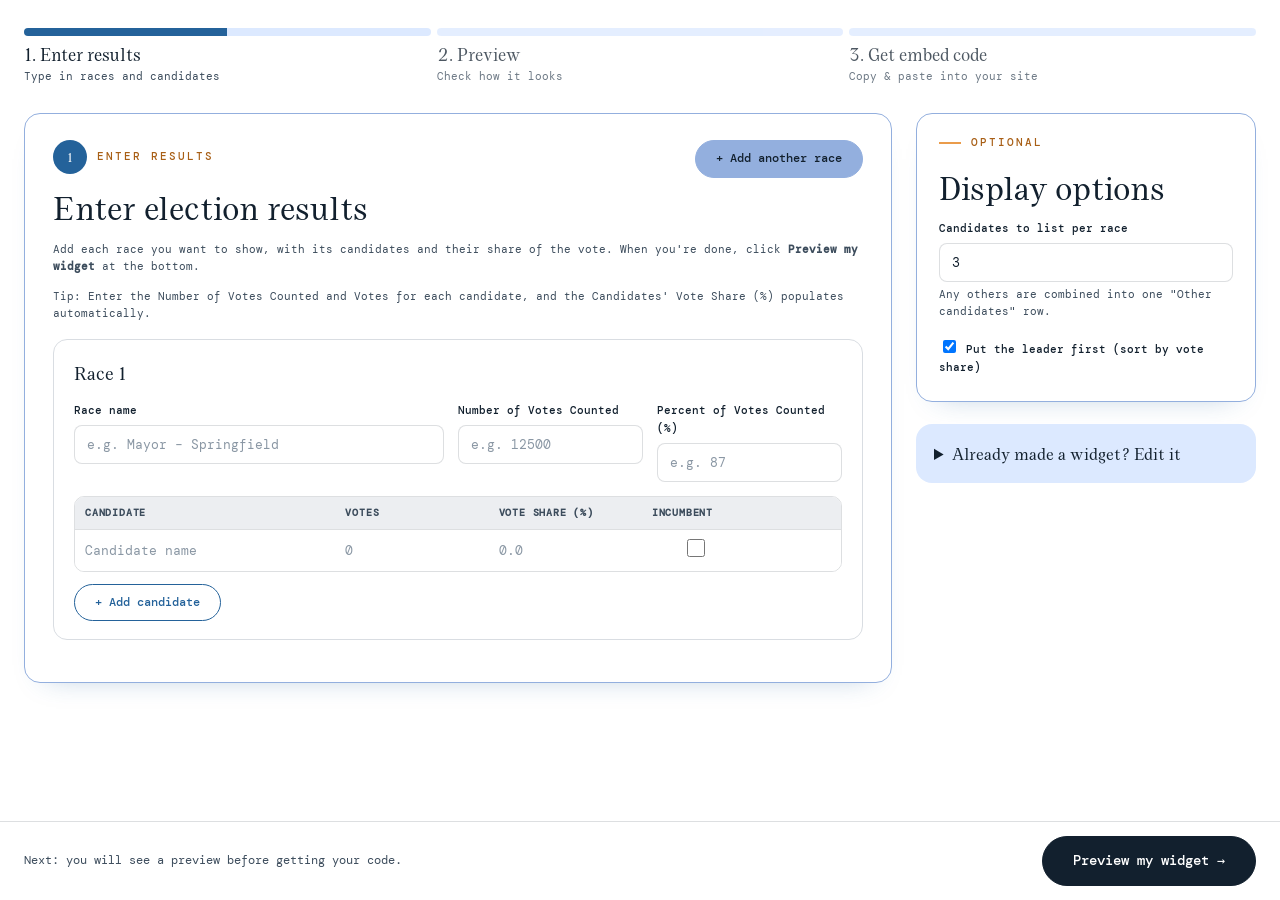
<file: index.html>
<!DOCTYPE html>
<html lang="en">
<head>
<meta charset="UTF-8">
<meta name="viewport" content="width=device-width, initial-scale=1.0">
<title>Election Results Widget – Step 1: Enter results</title>
<link rel="preconnect" href="https://fonts.googleapis.com">
<link rel="preconnect" href="https://fonts.gstatic.com" crossorigin>
<link href="https://fonts.googleapis.com/css2?family=DM+Mono:wght@400;500&display=swap" rel="stylesheet">
<link rel="stylesheet" href="brand.css">
<style>
  main { max-width: 1400px; margin: 28px auto 0; padding: 0 24px; display: grid; grid-template-columns: 1fr 340px; gap: 24px; align-items: start; }
  @media (max-width: 860px) { main { grid-template-columns: 1fr; } .side { order: 2; } }
  body { padding-bottom: 96px; }

  .race-card { border: 1px solid #d9dde2; border-radius: 14px; padding: 18px 20px; margin-bottom: 16px; background: #fff; }
  .race-card-header { display: flex; justify-content: space-between; align-items: center; margin-bottom: 14px; gap: 8px; }
  .race-card-header .title { font-family: var(--serif); font-weight: 400; font-size: 19px; }
  .race-form-grid { display: grid; grid-template-columns: 2fr 1fr 1fr; gap: 14px; margin-bottom: 14px; }
  @media (max-width: 700px) { .race-form-grid { grid-template-columns: 1fr; } }
  .panel h2 { font-size: 34px; }
  .panel .lead { font-size: 11px; }
  .panel-top { display: flex; justify-content: space-between; align-items: flex-start; gap: 12px; }
  .step-badge { display: inline-flex; align-items: center; gap: 10px; margin-bottom: 6px; }
  .step-badge .n { width: 34px; height: 34px; border-radius: 50%; background: var(--navy); color: #fff; font-family: var(--serif); font-weight: 400; display: inline-flex; align-items: center; justify-content: center; }
  .step-badge .eyebrow { margin: 0; }
  .step-badge .eyebrow::before { display: none; }
  .auto-note { font-size: 11px; color: var(--ink-soft); margin: -6px 0 16px; }

  table.candidates { width: 100%; border-collapse: separate; border-spacing: 0; font-size: 13px; margin-bottom: 12px; border: 1px solid var(--line); border-radius: 10px; overflow: hidden; }
  table.candidates th { background: #eceef1; font-size: 10px; letter-spacing: .08em; text-transform: uppercase; color: var(--ink-soft); padding: 8px 10px; text-align: left; }
  table.candidates td { border-top: 1px solid var(--line); padding: 2px; background: #fff; }
  table.candidates td input[type=text], table.candidates td input[type=number] { border: none; padding: 10px 8px; background: transparent; border-radius: 0; }
  table.candidates td input:focus { background: #f5f9ff; }
  table.candidates td.center { text-align: center; }
  table.candidates td.center input { width: 18px; height: 18px; accent-color: var(--navy); }

  .options-stack { display: flex; flex-direction: column; gap: 16px; }
  .options-grid { display: flex; gap: 28px; flex-wrap: wrap; align-items: flex-end; }
  .options-grid .opt { min-width: 200px; }
  .options-grid .check { display: flex; align-items: center; gap: 10px; font-size: 13px; font-weight: 400; margin: 0; padding-bottom: 10px; }
  .options-grid .check input { width: 18px; height: 18px; accent-color: var(--navy); }

  .side .panel { padding: 20px 22px; }
  .side details { background: var(--tint); border-radius: 16px; padding: 16px 18px; }
  .side summary { cursor: pointer; font-family: var(--serif); font-weight: 400; font-size: 17px; }
  .side details p { font-size: 12px; color: var(--ink-soft); }
  .side textarea { height: 110px; font-size: 11px; resize: vertical; }
  .import-status { font-size: 12px; margin-top: 10px; font-weight: 500; }
  .import-status.error { color: var(--error); }
  .import-status.success { color: var(--ok); }

  .action-bar {
    position: fixed; left: 0; right: 0; bottom: 0; background: rgba(255,255,255,.96); backdrop-filter: blur(6px);
    border-top: 1px solid var(--line); padding: 14px 24px; display: flex; justify-content: flex-end; align-items: center; gap: 16px; flex-wrap: wrap; z-index: 20;
  }
  .action-bar .hint { margin-right: auto; font-size: 11.5px; color: var(--ink-soft); }
  .action-bar .msg { font-size: 12px; color: var(--error); font-weight: 500; }
</style>
</head>
<body>
<ol class="stepper" aria-label="Progress">
  <li class="step active" aria-current="step"><span class="num">1</span><div><div class="st-title">Enter results</div><div class="st-desc">Type in races and candidates</div></div></li>
  <li class="step " id="step2Pill"><span class="num">2</span><div><div class="st-title">Preview</div><div class="st-desc">Check how it looks</div></div></li>
  <li class="step " id="step3Pill"><span class="num">3</span><div><div class="st-title">Get embed code</div><div class="st-desc">Copy &amp; paste into your site</div></div></li>
</ol>

<main>
  <section>
    <div class="panel">
      <div class="panel-top"><div class="step-badge"><span class="n">1</span><span class="eyebrow">Enter results</span></div>
      <button class="btn secondary" id="addRaceBtn">+ Add another race</button></div>
      <h2>Enter election results</h2>
      <p class="lead">Add each race you want to show, with its candidates and their share of the vote. When you're done, click <strong>Preview my widget</strong> at the bottom.</p>
      <p class="auto-note">Tip: Enter the Number of Votes Counted and Votes for each candidate, and the Candidates' Vote Share (%) populates automatically.</p>
      <div id="racesContainer"></div>
    </div>

  </section>

  <aside class="side">
    <div class="panel">
      <div class="eyebrow">Optional</div>
      <h2>Display options</h2>
      <div class="options-stack">
        <div class="opt">
          <label for="maxCandidates">Candidates to list per race</label>
          <input type="number" id="maxCandidates" min="1" value="3">
          <div class="lead" style="margin:4px 0 0;font-size:11px;">Any others are combined into one "Other candidates" row.</div>
        </div>
        <label class="check"><input type="checkbox" id="sortToggle" checked> Put the leader first (sort by vote share)</label>
      </div>
    </div>
    <details id="importDetails">
      <summary>Already made a widget? Edit it</summary>
      <p>Paste the embed code or link you got earlier and we'll load its results back into the form.</p>
      <label for="importInput" class="sr-only" style="position:absolute;left:-9999px;">Existing embed code or link</label>
      <textarea id="importInput" placeholder="Paste your embed code or link here"></textarea>
      <div style="margin-top:8px;"><button class="btn primary" id="importBtn">Load into form</button></div>
      <div class="import-status" id="importStatus" role="status"></div>
    </details>
  </aside>
</main>

<div class="action-bar">
  <span class="hint">Next: you will see a preview before getting your code.</span>
  <span class="msg" id="formMsg" role="alert"></span>
  <button class="btn primary big" id="previewBtn">Preview my widget →</button>
</div>

<script src="shared.js"></script>
<script>
let races = [];

/* ───────────── Form rendering ───────────── */

function makeField(labelText, id, value, onChange, type, placeholder, invalid) {
  const wrap = document.createElement("div");
  const label = document.createElement("label");
  label.textContent = labelText;
  label.htmlFor = id;
  wrap.appendChild(label);
  const input = document.createElement("input");
  input.id = id;
  input.type = type || "text";
  input.value = value;
  if (type === "number") { input.step = "0.1"; input.min = "0"; input.max = "100"; }
  if (placeholder) input.placeholder = placeholder;
  if (invalid) input.classList.add("invalid");
  input.oninput = (e) => { input.classList.remove("invalid"); onChange(e.target.value); };
  wrap.appendChild(input);
  return wrap;
}

function renderForm(errors) {
  errors = errors || {};
  const container = document.getElementById("racesContainer");
  container.innerHTML = "";

  races.forEach((race, rIdx) => {
    const card = document.createElement("div");
    card.className = "race-card";

    const header = document.createElement("div");
    header.className = "race-card-header";
    const title = document.createElement("div");
    title.className = "title";
    title.textContent = race.race_name || `Race ${rIdx + 1}`;
    header.appendChild(title);
    if (races.length > 1) {
      const removeRaceBtn = document.createElement("button");
      removeRaceBtn.className = "btn danger";
      removeRaceBtn.textContent = "Remove race";
      removeRaceBtn.onclick = () => { races.splice(rIdx, 1); renderForm(); };
      header.appendChild(removeRaceBtn);
    }
    card.appendChild(header);

    const shareInputs = [];
    const grid = document.createElement("div");
    grid.className = "race-form-grid";
    grid.appendChild(makeField("Race name", `race-${race.id}-name`, race.race_name,
      (v) => { race.race_name = v; title.textContent = v || `Race ${rIdx + 1}`; },
      "text", "e.g. Mayor – Springfield", errors[`r${rIdx}`]));
    grid.appendChild(makeField("Number of Votes Counted", `race-${race.id}-total`, race.total_votes || "",
      (v) => { race.total_votes = v; recomputeShares(race, shareInputs); }, "number", "e.g. 12500", errors[`t${rIdx}`]));
    grid.appendChild(makeField("Percent of Votes Counted (%)", `race-${race.id}-pct`, race.pct_counted,
      (v) => { race.pct_counted = v; }, "number", "e.g. 87", errors[`p${rIdx}`]));
    card.appendChild(grid);
    if (errors[`r${rIdx}`]) {
      const e = document.createElement("div");
      e.className = "field-error";
      e.textContent = errors[`r${rIdx}`];
      card.insertBefore(e, grid.nextSibling);
    }

    const table = document.createElement("table");
    table.className = "candidates";
    table.innerHTML = `<thead><tr>
      <th style="width:34%">Candidate</th>
      <th style="width:20%">Votes</th>
      <th style="width:20%">Vote share (%)</th>
      <th style="width:14%">Incumbent</th>
      <th style="width:12%"><span style="position:absolute;left:-9999px;">Remove</span></th>
    </tr></thead>`;
    const tbody = document.createElement("tbody");

    race.candidates.forEach((cand, cIdx) => {
      const tr = document.createElement("tr");

      const nameTd = document.createElement("td");
      const nameInput = document.createElement("input");
      nameInput.type = "text";
      nameInput.value = cand.name;
      nameInput.placeholder = "Candidate name";
      nameInput.setAttribute("aria-label", `Race ${rIdx + 1} candidate ${cIdx + 1} name`);
      if (errors[`c${rIdx}_${cIdx}`]) nameInput.classList.add("invalid");
      nameInput.oninput = (e) => { cand.name = e.target.value; nameInput.classList.remove("invalid"); };
      nameInput.onkeydown = (e) => {
        if (e.key === "Enter" && cIdx === race.candidates.length - 1) {
          e.preventDefault();
          race.candidates.push(newCandidate());
          renderForm();
          focusCandidate(rIdx, race.candidates.length - 1);
        }
      };
      nameTd.appendChild(nameInput);
      tr.appendChild(nameTd);

      const votesTd = document.createElement("td");
      const votesInput = document.createElement("input");
      votesInput.type = "number";
      votesInput.min = "0";
      votesInput.step = "1";
      votesInput.value = cand.votes || "";
      votesInput.placeholder = "0";
      votesInput.setAttribute("aria-label", `Race ${rIdx + 1} candidate ${cIdx + 1} votes`);
      if (errors[`v${rIdx}_${cIdx}`]) votesInput.classList.add("invalid");
      votesInput.oninput = (e) => { cand.votes = e.target.value; votesInput.classList.remove("invalid"); recomputeShares(race, shareInputs); };
      votesTd.appendChild(votesInput);
      tr.appendChild(votesTd);

      const shareTd = document.createElement("td");
      const shareInput = document.createElement("input");
      shareInput.type = "number";
      shareInput.step = "0.1";
      shareInput.min = "0";
      shareInput.max = "100";
      shareInput.value = cand.vote_share;
      shareInput.placeholder = "0.0";
      shareInput.setAttribute("aria-label", `Race ${rIdx + 1} candidate ${cIdx + 1} vote share`);
      if (errors[`s${rIdx}_${cIdx}`]) shareInput.classList.add("invalid");
      shareInput.oninput = (e) => { cand.vote_share = e.target.value; shareInput.classList.remove("invalid"); };
      shareInputs[cIdx] = shareInput;
      shareTd.appendChild(shareInput);
      tr.appendChild(shareTd);

      const incTd = document.createElement("td");
      incTd.className = "center";
      const incInput = document.createElement("input");
      incInput.type = "checkbox";
      incInput.checked = !!cand.incumbent;
      incInput.setAttribute("aria-label", `Race ${rIdx + 1} candidate ${cIdx + 1} is incumbent`);
      incInput.onchange = (e) => {
        cand.incumbent = e.target.checked;
        if (e.target.checked) {
          race.candidates.forEach((c, i) => { if (i !== cIdx) c.incumbent = false; });
          renderForm();
        }
      };
      incTd.appendChild(incInput);
      tr.appendChild(incTd);

      const actionTd = document.createElement("td");
      actionTd.className = "center";
      if (race.candidates.length > 1) {
        const removeCandBtn = document.createElement("button");
        removeCandBtn.className = "btn danger";
        removeCandBtn.textContent = "✕";
        removeCandBtn.title = "Remove candidate";
        removeCandBtn.setAttribute("aria-label", "Remove candidate");
        removeCandBtn.onclick = () => { race.candidates.splice(cIdx, 1); renderForm(); };
        actionTd.appendChild(removeCandBtn);
      }
      tr.appendChild(actionTd);

      tbody.appendChild(tr);
    });
    table.appendChild(tbody);
    card.appendChild(table);

    const addCandBtn = document.createElement("button");
    addCandBtn.className = "btn";
    addCandBtn.textContent = "+ Add candidate";
    addCandBtn.onclick = () => {
      race.candidates.push(newCandidate());
      renderForm();
      focusCandidate(rIdx, race.candidates.length - 1);
    };
    card.appendChild(addCandBtn);

    container.appendChild(card);
  });
}

function recomputeShares(race, shareInputs) {
  const sum = race.candidates.reduce((t, c) => t + (Number(c.votes) || 0), 0);
  const total = Number(race.total_votes) || sum;
  if (!total) return;
  race.candidates.forEach((c, i) => {
    if (c.votes === undefined || c.votes === "") return;
    const share = Math.round((Number(c.votes) / total) * 1000) / 10;
    c.vote_share = share;
    if (shareInputs[i]) { shareInputs[i].value = share; shareInputs[i].classList.remove("invalid"); }
  });
}

function focusCandidate(rIdx, cIdx) {
  const cards = document.querySelectorAll(".race-card");
  const rows = cards[rIdx] && cards[rIdx].querySelectorAll("table.candidates tbody tr");
  const input = rows && rows[cIdx] && rows[cIdx].querySelector("input[type=text]");
  if (input) input.focus();
}

document.getElementById("addRaceBtn").onclick = () => {
  races.push(newRace());
  renderForm();
  const last = races[races.length - 1];
  const el = document.getElementById(`race-${last.id}-name`);
  if (el) { el.focus(); el.scrollIntoView({ block: "center" }); }
};

/* ───────────── Validation & continue to Step 2 ───────────── */

function validate() {
  const errors = {};
  const msgs = [];
  const filled = races.filter(isRaceFilled);
  if (filled.length === 0) {
    return { errors, msg: "Add at least one race with a name and candidates." };
  }
  races.forEach((race, rIdx) => {
    if (!isRaceFilled(race)) return;
    if (!race.race_name.trim()) { errors[`r${rIdx}`] = "Give this race a name."; }
    if (String(race.total_votes || "").trim() === "") { errors[`t${rIdx}`] = true; }
    if (String(race.pct_counted).trim() === "") { errors[`p${rIdx}`] = true; }
    let missing = !!(errors[`r${rIdx}`] || errors[`t${rIdx}`] || errors[`p${rIdx}`]);
    let total = 0;
    race.candidates.forEach((c, cIdx) => {
      if (!c.name.trim()) { errors[`c${rIdx}_${cIdx}`] = true; missing = true; }
      if (String(c.votes || "").trim() === "") { errors[`v${rIdx}_${cIdx}`] = true; missing = true; }
      if (String(c.vote_share).trim() === "") { errors[`s${rIdx}_${cIdx}`] = true; missing = true; }
      else {
        const n = Number(c.vote_share);
        if (isNaN(n) || n < 0 || n > 100) { errors[`s${rIdx}_${cIdx}`] = true; }
        else total += n;
      }
    });
    if (missing && !errors[`r${rIdx}`]) errors[`r${rIdx}`] = "Fill in all required fields (everything except Incumbent).";
    const voteSum = race.candidates.reduce((t, c) => t + (Number(c.votes) || 0), 0);
    if (Number(race.total_votes) > 0 && voteSum !== Number(race.total_votes)) {
      errors[`r${rIdx}`] = errors[`r${rIdx}`] || `Candidate votes add up to ${voteSum.toLocaleString()}, which doesn't match the Number of Votes Counted (${Number(race.total_votes).toLocaleString()}).`;
    }
    if (total > 100.5) { if (!errors[`r${rIdx}`]) errors[`r${rIdx}`] = `Vote shares add up to ${total.toFixed(1)}%, which is more than 100%.`; }
    if (race.pct_counted !== "" && (Number(race.pct_counted) < 0 || Number(race.pct_counted) > 100)) {
      errors[`r${rIdx}`] = errors[`r${rIdx}`] || "“Votes counted” must be between 0 and 100.";
    }
  });
  const count = Object.keys(errors).length;
  return { errors, msg: count ? "Please fix the highlighted items, then try again." : "" };
}

document.getElementById("previewBtn").onclick = () => {
  const { errors, msg } = validate();
  document.getElementById("formMsg").textContent = msg;
  if (msg) {
    renderForm(errors);
    const first = document.querySelector(".invalid, .field-error");
    if (first) first.scrollIntoView({ block: "center" });
    return;
  }
  const max = Math.max(1, parseInt(document.getElementById("maxCandidates").value, 10) || 3);
  const sort = document.getElementById("sortToggle").checked;
  window.location.href = "publish.html" + buildHash(races, max, sort);
};

/* ───────────── Import an existing widget ───────────── */

function loadFromParams(params) {
  const csvText = decodeCsvFromUrl(params.data);
  const imported = csvToRaces(csvText);
  if (imported.length === 0) throw new Error("No races found.");
  races = imported;
  document.getElementById("maxCandidates").value = params.max;
  document.getElementById("sortToggle").checked = params.sort;
  renderForm();
  return imported.length;
}

document.getElementById("importBtn").onclick = () => {
  const statusEl = document.getElementById("importStatus");
  statusEl.className = "import-status";
  statusEl.textContent = "";

  const params = extractEmbedParams(document.getElementById("importInput").value);
  if (!params) {
    statusEl.className = "import-status error";
    statusEl.textContent = "Paste the embed code or link first.";
    return;
  }
  try {
    const n = loadFromParams(params);
    statusEl.className = "import-status success";
    statusEl.textContent = `Loaded ${n} race${n === 1 ? "" : "s"}. Scroll up to edit.`;
  } catch (err) {
    statusEl.className = "import-status error";
    statusEl.textContent = "That doesn't look like a widget from this tool, so we couldn't load it.";
  }
};

/* ───────────── Init ───────────── */

(function init() {
  const fromHash = readHash(); // arrives here from "Back to edit" on Step 2
  if (fromHash) {
    try { loadFromParams(fromHash); return; } catch (e) { /* fall back to a blank form */ }
  }
  races.push(newRace());
  renderForm();
})();
</script>
</body>
</html>
</file>
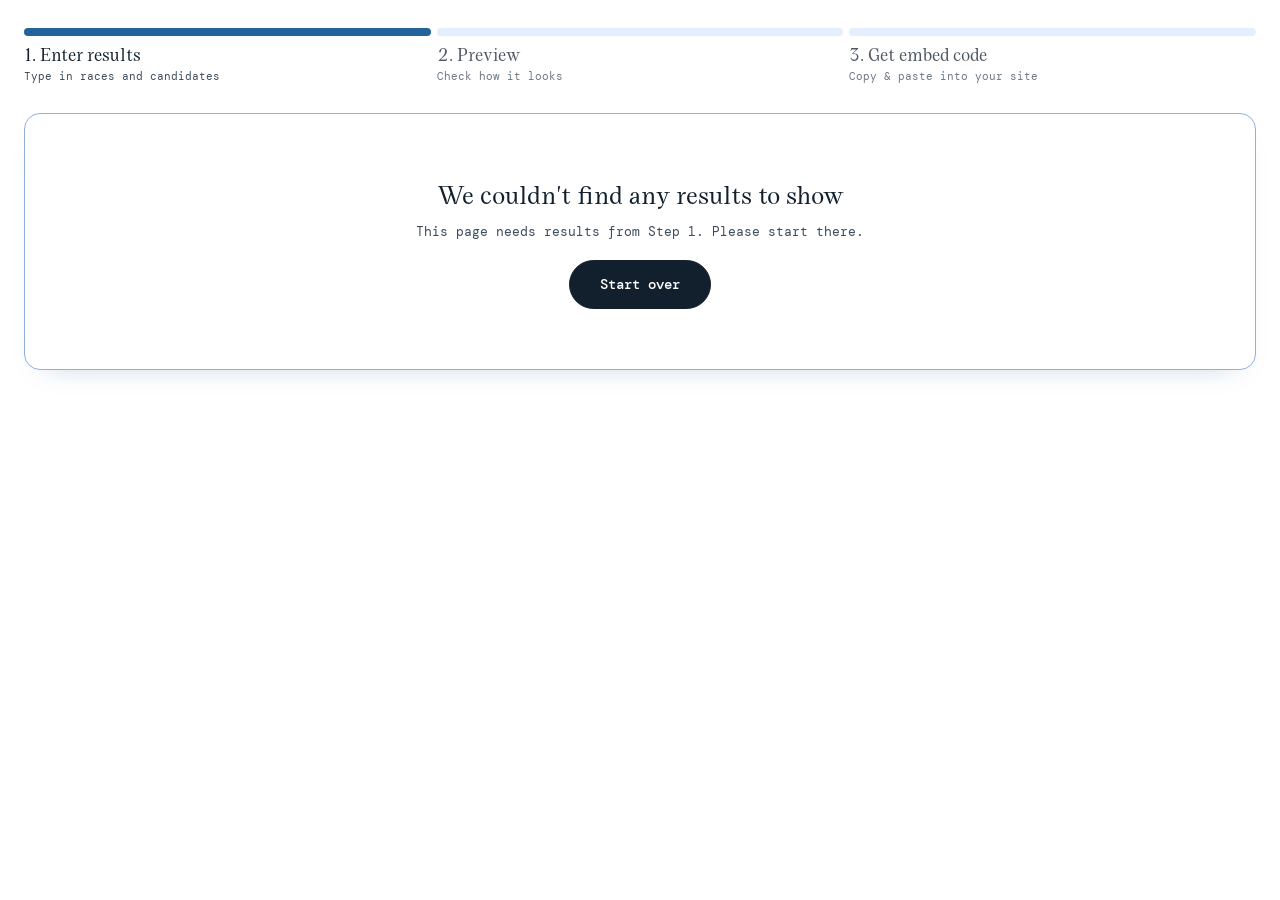
<file: publish.html>
<!DOCTYPE html>
<html lang="en">
<head>
<meta charset="UTF-8">
<meta name="viewport" content="width=device-width, initial-scale=1.0">
<title>Election Results Widget – Steps 2 &amp; 3: Preview and embed</title>
<link rel="preconnect" href="https://fonts.googleapis.com">
<link rel="preconnect" href="https://fonts.gstatic.com" crossorigin>
<link href="https://fonts.googleapis.com/css2?family=DM+Mono:wght@400;500&display=swap" rel="stylesheet">
<link rel="stylesheet" href="brand.css">
<style>
  main { max-width: 1400px; margin: 28px auto 0; padding: 0 24px 60px; }
  .panel.step-panel { padding: 28px 30px; }
  .step-badge { display: inline-flex; align-items: center; gap: 10px; margin-bottom: 6px; }
  .step-badge .n { width: 34px; height: 34px; border-radius: 50%; background: var(--navy); color: #fff; font-family: var(--serif); font-weight: 400; display: inline-flex; align-items: center; justify-content: center; }
  .step-badge .eyebrow { margin: 0; }
  .step-badge .eyebrow::before { display: none; }

  .toolbar { display: flex; gap: 10px; align-items: center; flex-wrap: wrap; margin-bottom: 16px; }
  .toolbar .spacer { flex: 1; }
  .toolbar label { display: flex; align-items: center; gap: 8px; margin: 0; font-weight: 400; }
  .toolbar input[type=number] { width: 90px; padding: 7px 10px; }
  .seg { display: inline-flex; gap: 6px; }

  .preview-frame-wrap { background: var(--tint); border-radius: 14px; padding: 18px; overflow: auto; }
  .preview-frame-wrap iframe { display: block; margin: 0 auto; background: #fff; max-width: 100%; border: 1px solid var(--periwinkle); border-radius: 12px; }

  textarea { height: 120px; font-size: 11px; resize: vertical; word-break: break-all; background: #f7faff; }
  .warn { font-size: 12px; color: var(--orange-text); margin-top: 10px; display: none; font-weight: 500; }
  .warn.show { display: block; }
  .actions { display: flex; gap: 12px; margin-top: 16px; flex-wrap: wrap; }

  details.how { border-top: 1px solid var(--line); padding: 12px 0; }
  details.how:first-of-type { margin-top: 22px; }
  details.how summary { cursor: pointer; font-family: var(--serif); font-weight: 400; font-size: 16px; }
  details.how ol { font-size: 12px; color: var(--ink-soft); margin: 10px 0 0; padding-left: 22px; line-height: 1.7; }
  .note { background: var(--tint); border-radius: 12px; padding: 14px 18px; font-size: 12px; color: var(--navy-deep); margin-top: 18px; }
  .empty { text-align: center; padding: 60px 20px; }
  body { padding-bottom: 96px; }
  .action-bar {
    position: fixed; left: 0; right: 0; bottom: 0; background: rgba(255,255,255,.96); backdrop-filter: blur(6px);
    border-top: 1px solid var(--line); padding: 14px 24px; display: flex; justify-content: flex-start; align-items: center; gap: 16px; flex-wrap: wrap; z-index: 20;
  }
  .action-bar .hint { font-size: 11.5px; color: var(--ink-soft); }
</style>
</head>
<body>
<ol class="stepper" aria-label="Progress">
  <li class="step done"><span class="num">✓</span><div><div class="st-title">Enter results</div><div class="st-desc">Type in races and candidates</div></div></li>
  <li class="step active" id="step2Pill" aria-current="step"><span class="num">2</span><div><div class="st-title">Preview</div><div class="st-desc">Check how it looks</div></div></li>
  <li class="step " id="step3Pill"><span class="num">3</span><div><div class="st-title">Get embed code</div><div class="st-desc">Copy &amp; paste into your site</div></div></li>
</ol>

<main>
  <div class="panel empty" id="emptyPanel" style="display:none;">
    <h2>We couldn't find any results to show</h2>
    <p class="lead">This page needs results from Step 1. Please start there.</p>
    <a class="btn primary big" href="index.html">Start over</a>
  </div>

  <div id="content" style="display:none;">
    <section class="panel step-panel" id="previewPanel">
      <div class="step-badge"><span class="n">2</span><span class="eyebrow">Preview</span></div>
      <h2>Does this look right?</h2>
      <p class="lead">This is how the widget will appear on your site.</p>
      <div class="toolbar">
        <a class="btn" id="backBtn" href="index.html">← Back to edit</a>
        <span class="spacer"></span>
        <span class="seg" role="group" aria-label="Preview width">
          <button class="btn active" data-width="100%">Desktop</button>
          <button class="btn" data-width="600px">Tablet</button>
          <button class="btn" data-width="360px">Phone</button>
        </span>
        <label for="heightInput">Height (px) <input type="number" id="heightInput" min="150" step="50" value="600"></label>
      </div>
      <div class="preview-frame-wrap">
        <iframe id="previewFrame" title="Widget preview" width="100%" height="600"></iframe>
      </div>
      <p class="lead" style="margin-top:10px;">Content cut off or too much blank space? Change the height above.</p>
      <div class="actions">
        <a class="btn primary big" href="#embedPanel" id="looksGoodBtn">Looks good – get the embed code ↓</a>
      </div>
    </section>

    <section class="panel step-panel" id="embedPanel">
      <div class="step-badge"><span class="n">3</span><span class="eyebrow">Get embed code</span></div>
      <h2>Copy this code into your website</h2>
      <p class="lead">Paste it into a “Custom HTML” block on your page or post.</p>
      <textarea id="embedSnippet" readonly spellcheck="false" aria-label="Embed code"></textarea>
      <div class="warn" id="sizeWarning"></div>
      <div class="actions">
        <button class="btn primary big" id="copySnippetBtn">Copy embed code</button>
      </div>

      <details class="how">
        <summary>How to paste it in WordPress</summary>
        <ol>
          <li>Open the post or page in the editor and click the <strong>+</strong> button to add a block.</li>
          <li>Search for and choose <strong>Custom HTML</strong>.</li>
          <li>Paste the code you copied, then click <strong>Preview</strong> to check it.</li>
          <li>Use the <strong>Columns</strong> block to show the widget in more than one column.</li>
          <li>Publish or update the post.</li>
        </ol>
      </details>
      <details class="how">
        <summary>How to paste it in Ghost</summary>
        <ol>
          <li>In the editor, type <strong>/html</strong> on a new line (or click <strong>+</strong> and choose <strong>HTML</strong>).</li>
          <li>Paste the code you copied into the HTML card.</li>
          <li>Click outside the card to see the widget, then publish or update.</li>
        </ol>
      </details>
      <details class="how">
        <summary>Squarespace, Wix, Substack and others</summary>
        <ol>
          <li>Add an <strong>Embed</strong>, <strong>Code</strong> or <strong>Custom HTML</strong> block.</li>
          <li>Choose the option to paste HTML or embed code (not a plain link).</li>
          <li>Paste the code and save.</li>
        </ol>
      </details>

      <div class="note"><strong>Results changing?</strong> The widget shows the numbers as of right now. When counts update, use <a href="index.html" id="editAgainLink">Back to edit</a> (or paste your old code into “Already made a widget?" in Step 1), update the results, and use the new embed code on your site.</div>
    </section>
  </div>
</main>

<div class="action-bar" id="actionBar" style="display:none;">
  <a class="btn big" id="backBtnBottom" href="index.html">← Back to edit</a>
  <span class="hint">Need to change something? Your results will be kept.</span>
</div>

<script src="shared.js"></script>
<script>
const params = readHash();
const frame = document.getElementById("previewFrame");
const heightInput = document.getElementById("heightInput");

function embedUrl() {
  const u = new URL("race-viewer.html", window.location.href);
  u.searchParams.set("embed", "1");
  u.searchParams.set("data", params.data);
  u.searchParams.set("max", String(params.max));
  if (!params.sort) u.searchParams.set("sort", "0");
  return u.toString();
}

function currentHeight() {
  return Math.max(150, parseInt(heightInput.value, 10) || 600);
}

function updateSnippet() {
  const url = embedUrl();
  const h = currentHeight();
  frame.height = h;
  document.getElementById("embedSnippet").value =
    `<iframe src="${url}" width="100%" height="${h}" style="border:1px solid #d0d5dd;border-radius:8px;" loading="lazy"></iframe>`;

  const warn = document.getElementById("sizeWarning");
  if (url.length > 8000) {
    warn.textContent = "This widget has a lot of data. Some websites may fail to load it. Try listing fewer races in one widget (make two widgets instead).";
    warn.classList.add("show");
  } else {
    warn.classList.remove("show");
  }
}

(function init() {
  let valid = false;
  if (params) {
    try { csvToRaces(decodeCsvFromUrl(params.data)); valid = true; } catch (e) { /* invalid data */ }
  }
  if (!valid) {
    document.getElementById("emptyPanel").style.display = "block";
    document.getElementById("step2Pill").classList.remove("active");
    return;
  }

  document.getElementById("content").style.display = "block";
  const hash = window.location.hash;
  document.getElementById("backBtn").href = "index.html" + hash;
  document.getElementById("backBtnBottom").href = "index.html" + hash;
  document.getElementById("actionBar").style.display = "flex";
  document.getElementById("editAgainLink").href = "index.html" + hash;

  frame.src = embedUrl();
  updateSnippet();

  heightInput.oninput = updateSnippet;

  document.querySelectorAll("[data-width]").forEach(btn => {
    btn.onclick = () => {
      document.querySelectorAll("[data-width]").forEach(b => b.classList.remove("active"));
      btn.classList.add("active");
      frame.style.width = btn.dataset.width;
    };
  });

  document.getElementById("looksGoodBtn").onclick = () => {
    document.getElementById("step2Pill").classList.replace("active", "done");
    document.getElementById("step2Pill").querySelector(".num").textContent = "✓";
    document.getElementById("step3Pill").classList.add("active");
  };

  document.getElementById("copySnippetBtn").onclick = (e) =>
    copyToClipboard(document.getElementById("embedSnippet").value, e.currentTarget);
})();
</script>
</body>
</html>
</file>
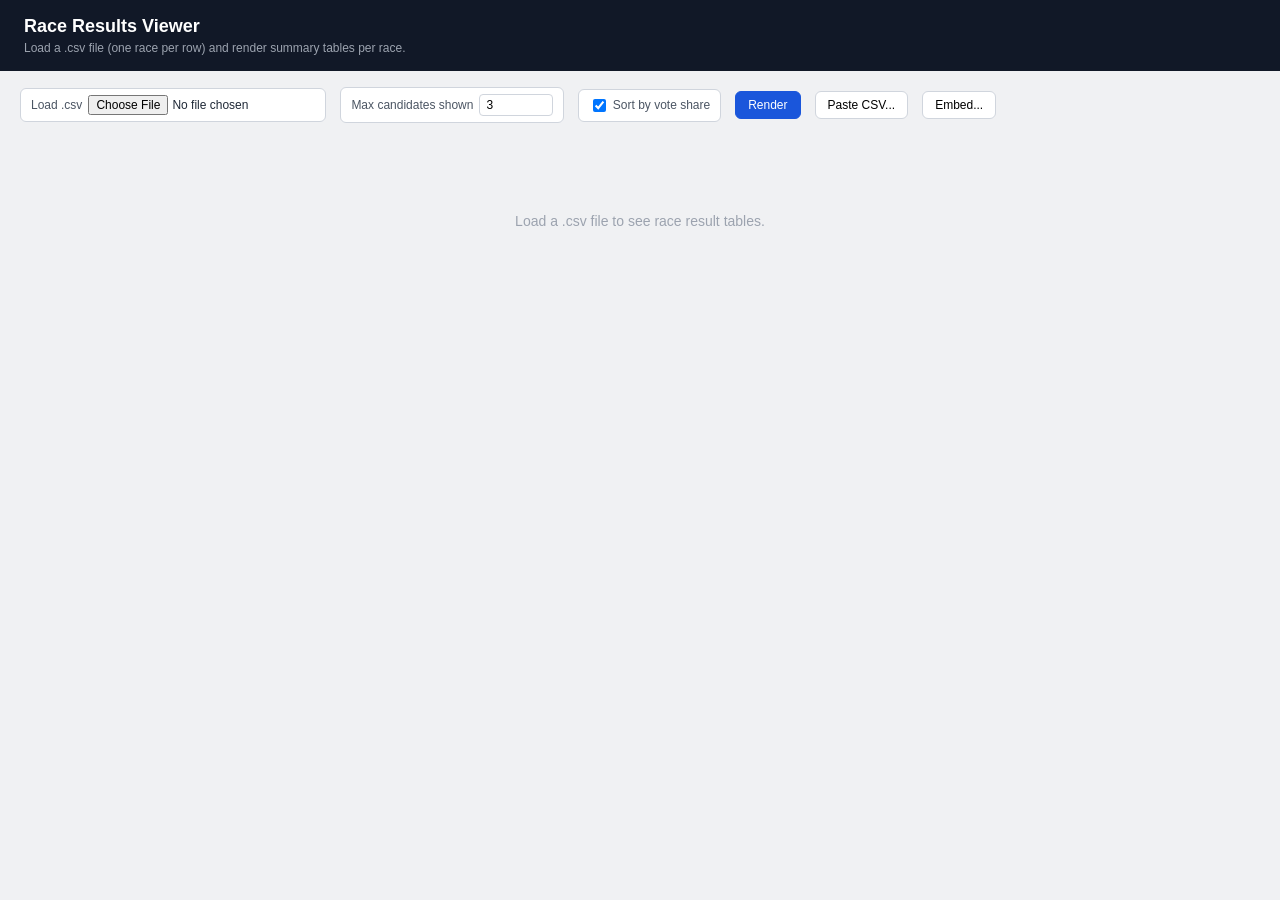
<file: race-viewer.html>
<!DOCTYPE html>
<html lang="en">
<head>
<meta charset="UTF-8">
<meta name="viewport" content="width=device-width, initial-scale=1.0">
<title>Race Results Viewer</title>
<style>
  :root {
    --border: #d0d5dd;
    --bg: #f0f1f3;
    --accent: #1a56db;
    --incumbent: #f59e0b;
    --leader: #ecfdf5;
    --leader-border: #10b981;
  }
  body {
    font-family: -apple-system, "Segoe UI", Roboto, Helvetica, Arial, sans-serif;
    margin: 0;
    background: var(--bg);
    color: #1f2937;
  }
  header {
    background: #111827;
    color: #fff;
    padding: 16px 24px;
  }
  header h1 { margin: 0; font-size: 18px; }
  header p { margin: 4px 0 0; font-size: 12px; color: #9ca3af; }

  .toolbar {
    max-width: 1800px;
    margin: 16px auto 0;
    padding: 0 20px;
    display: flex;
    gap: 14px;
    align-items: center;
    flex-wrap: wrap;
  }
  .toolbar .group {
    display: flex;
    align-items: center;
    gap: 6px;
    background: #fff;
    border: 1px solid var(--border);
    border-radius: 6px;
    padding: 6px 10px;
  }
  .toolbar label { font-size: 12px; color: #4b5563; }
  .toolbar input[type=number] { width: 60px; border: 1px solid var(--border); border-radius: 4px; padding: 3px 6px; font-size: 12px; }
  .toolbar input[type=file] { font-size: 12px; }
  .toolbar button {
    cursor: pointer;
    border: 1px solid var(--border);
    background: #fff;
    padding: 6px 12px;
    border-radius: 6px;
    font-size: 12px;
  }
  .toolbar button:hover { background: #f3f4f6; }
  .toolbar button.primary { background: var(--accent); color: #fff; border-color: var(--accent); }
  .toolbar button.primary:hover { background: #1743ad; }

  main {
    max-width: 1800px;
    margin: 0 auto;
    padding: 20px;
    display: grid;
    grid-template-columns: 1fr;
    gap: 18px;
    align-items: start;
  }

  @media (min-width: 640px) {
    main { grid-template-columns: repeat(2, minmax(0, 1fr)); }
  }

  .race-panel {
    background: #fff;
    border: 1px solid var(--border);
    border-radius: 10px;
    overflow: hidden;
  }
  .race-panel .head {
    padding: 12px 16px;
    border-bottom: 1px solid var(--border);
    background: #f9fafb;
  }
  .race-panel .head .name {
    font-size: 15px;
    font-weight: 700;
    margin: 0;
  }
  .race-panel .head .meta {
    font-size: 12px;
    color: #6b7280;
    margin-top: 3px;
    display: flex;
    justify-content: space-between;
  }
  .race-panel .foot {
    padding: 10px 16px 14px;
    border-top: 1px solid var(--border);
    background: #f9fafb;
  }
  .race-panel .foot .meta {
    font-size: 12px;
    color: #6b7280;
    display: flex;
    justify-content: space-between;
  }
  .progress-bar {
    height: 5px;
    background: #e5e7eb;
    border-radius: 3px;
    overflow: hidden;
    margin-top: 6px;
  }
  .progress-bar > div {
    height: 100%;
    background: var(--accent);
  }

  table.results {
    width: 100%;
    border-collapse: collapse;
    font-size: 13px;
  }
  table.results th {
    text-align: left;
    font-size: 10px;
    text-transform: uppercase;
    letter-spacing: .03em;
    color: #6b7280;
    padding: 8px 16px 6px;
    border-bottom: 1px solid var(--border);
  }
  table.results td {
    padding: 8px 16px;
    border-bottom: 1px solid #f0f1f3;
    vertical-align: middle;
  }
  table.results tr:last-child td { border-bottom: none; }
  table.results tr.leader td { background: var(--leader); }
  table.results tr.leader td.name-cell { border-left: 3px solid var(--leader-border); }
  table.results tr.other td { color: #6b7280; font-style: italic; }

  table.results th.votes-cell, table.results th.share-cell { text-align: right; }
  @media (max-width: 480px) {
    main { padding: 12px; }
    .race-panel .head, .race-panel .foot { padding-left: 12px; padding-right: 12px; }
    table.results th, table.results td { padding-left: 8px; padding-right: 8px; }
    .share-cell { width: auto; }
    .share-bar { display: none; }
  }

  .name-cell { font-weight: 600; }
  .votes-cell { text-align: right; font-variant-numeric: tabular-nums; white-space: nowrap; }
  .share-cell { text-align: right; font-variant-numeric: tabular-nums; width: 130px; }
  .share-bar-wrap {
    display: flex;
    align-items: center;
    gap: 8px;
    justify-content: flex-end;
  }
  .share-bar {
    flex: 1;
    max-width: 70px;
    height: 6px;
    background: #eef0f3;
    border-radius: 3px;
    overflow: hidden;
  }
  .share-bar > div { height: 100%; background: #9ca3af; }
  tr.leader .share-bar > div { background: var(--leader-border); }
  .share-pct { min-width: 46px; text-align: right; }

  .empty-msg {
    grid-column: 1 / -1;
    text-align: center;
    color: #9ca3af;
    padding: 60px 20px;
    font-size: 14px;
  }
  .parse-errors {
    max-width: 1800px;
    margin: 10px auto 0;
    padding: 0 20px;
  }
  .parse-errors .err {
    background: #fef2f2;
    color: #991b1b;
    border: 1px solid #fecaca;
    border-radius: 6px;
    padding: 8px 12px;
    font-size: 12px;
    margin-bottom: 6px;
  }

  body.embed-mode header,
  body.embed-mode .toolbar { display: none; }
  body.embed-mode main { padding: 12px; }

  .embed-modal-overlay {
    display: none;
    position: fixed;
    inset: 0;
    background: rgba(17, 24, 39, 0.5);
    align-items: center;
    justify-content: center;
    z-index: 1000;
  }
  .embed-modal-overlay.open { display: flex; }
  .embed-modal {
    background: #fff;
    border-radius: 10px;
    padding: 20px 22px;
    width: 560px;
    max-width: 92vw;
    max-height: 85vh;
    overflow: auto;
  }
  .embed-modal h3 { margin: 0 0 6px; font-size: 15px; }
  .embed-modal p { margin: 0 0 10px; font-size: 12px; color: #6b7280; }
  .embed-modal label { font-size: 11px; text-transform: uppercase; color: #6b7280; display: block; margin: 10px 0 4px; }
  .embed-modal input[type=text] {
    width: 100%; box-sizing: border-box; padding: 6px 8px;
    border: 1px solid var(--border); border-radius: 5px; font-size: 13px;
  }
  .embed-modal textarea {
    width: 100%; box-sizing: border-box; height: 110px;
    font-family: "SF Mono", Menlo, Consolas, monospace; font-size: 12px;
    border: 1px solid var(--border); border-radius: 6px; padding: 8px;
    white-space: pre; resize: vertical;
  }
  .embed-modal .actions { display: flex; justify-content: flex-end; gap: 8px; margin-top: 12px; }
  .embed-tabs { display: flex; gap: 6px; margin-bottom: 4px; }
  .embed-tabs button {
    cursor: pointer;
    border: 1px solid var(--border);
    background: #fff;
    padding: 6px 12px;
    border-radius: 6px;
    font-size: 12px;
  }
  .embed-tabs button.active { background: var(--accent); color: #fff; border-color: var(--accent); }
  .embed-panel { display: none; }
  .embed-panel.active { display: block; }
  .embed-modal .size-warning { font-size: 11px; color: #b45309; margin-top: 4px; display: none; }
  .embed-modal .size-warning.show { display: block; }
</style>
</head>
<body>
<header>
  <h1>Race Results Viewer</h1>
  <p>Load a .csv file (one race per row) and render summary tables per race.</p>
</header>

<div class="toolbar">
  <div class="group">
    <label>Load .csv</label>
    <input type="file" id="loadFile" accept=".csv">
  </div>
  <div class="group">
    <label for="maxCandidates">Max candidates shown</label>
    <input type="number" id="maxCandidates" min="1" value="3">
  </div>
  <div class="group">
    <label for="sortToggle">
      <input type="checkbox" id="sortToggle" checked style="vertical-align:middle;">
      Sort by vote share
    </label>
  </div>
  <button class="primary" id="renderBtn">Render</button>
  <button id="pasteBtn">Paste CSV...</button>
  <button id="embedBtn">Embed...</button>
</div>

<div class="parse-errors" id="parseErrors"></div>
<main id="racesGrid">
  <div class="empty-msg">Load a .csv file to see race result tables.</div>
</main>

<div class="embed-modal-overlay" id="embedModalOverlay">
  <div class="embed-modal">
    <h3>Embed this view</h3>
    <div class="embed-tabs">
      <button type="button" id="embedTabUrl" class="active">Link to hosted CSV</button>
      <button type="button" id="embedTabData">Embed CSV data directly</button>
    </div>

    <div class="embed-panel active" id="embedPanelUrl">
      <p>Host your CSV somewhere publicly reachable (e.g. a GitHub raw URL or the same site), enter its URL below, and copy the generated snippet. The embed fetches the CSV at load time, so it stays up to date — but the host must allow cross-origin requests (CORS).</p>
      <label for="embedCsvUrl">CSV URL</label>
      <input type="text" id="embedCsvUrl" placeholder="https://example.com/sample-races.csv">
    </div>

    <div class="embed-panel" id="embedPanelData">
      <p>Encodes the CSV data directly into the embed URL — no hosting or CORS needed. The tradeoff: the snippet is only as fresh as when you generate it, and gets long for large datasets.</p>
      <label for="embedDataSource">CSV data to embed</label>
      <textarea id="embedDataSource" placeholder="Paste CSV here, or click 'Use currently loaded data' below"></textarea>
      <div class="actions" style="justify-content:flex-start; margin-top:6px;">
        <button type="button" id="embedUseLoadedBtn">Use currently loaded data</button>
      </div>
      <div class="size-warning" id="embedSizeWarning"></div>
    </div>

    <label for="embedMaxCandidates">Max candidates shown</label>
    <input type="text" id="embedMaxCandidates" value="3">
    <label for="embedSnippet">Embed HTML</label>
    <textarea id="embedSnippet" readonly spellcheck="false"></textarea>
    <div class="actions">
      <button id="embedCopyBtn">Copy snippet</button>
      <button class="primary" id="embedCloseBtn">Close</button>
    </div>
  </div>
</div>

<script>
let raceData = [];
let rawCsvText = "";

document.getElementById("loadFile").onchange = (e) => {
  const file = e.target.files[0];
  if (!file) return;
  const reader = new FileReader();
  reader.onload = () => {
    loadFromText(reader.result);
  };
  reader.readAsText(file);
};

document.getElementById("pasteBtn").onclick = () => {
  const text = prompt("Paste CSV content (header row + one race per row):");
  if (text !== null) loadFromText(text);
};

document.getElementById("renderBtn").onclick = () => renderAll();
document.getElementById("maxCandidates").onchange = () => renderAll();
document.getElementById("sortToggle").onchange = () => renderAll();

// ---- Embed support ----

let embedMode = "url"; // "url" | "data"

function buildEmbedUrl(maxCandidates) {
  const base = new URL("race-viewer.html", window.location.href);
  base.searchParams.set("embed", "1");
  if (maxCandidates) base.searchParams.set("max", maxCandidates);

  if (embedMode === "data") {
    const csvText = document.getElementById("embedDataSource").value;
    base.searchParams.set("data", encodeCsvForUrl(csvText));
  } else {
    const csvUrl = document.getElementById("embedCsvUrl").value.trim();
    base.searchParams.set("src", csvUrl);
  }
  return base.toString();
}

// Base64url-encode UTF-8 text so it's safe to embed as a single URL query param.
function encodeCsvForUrl(text) {
  const bytes = new TextEncoder().encode(text);
  let binary = "";
  bytes.forEach(b => { binary += String.fromCharCode(b); });
  return btoa(binary).replace(/\+/g, "-").replace(/\//g, "_").replace(/=+$/, "");
}

function decodeCsvFromUrl(encoded) {
  const b64 = encoded.replace(/-/g, "+").replace(/_/g, "/");
  const binary = atob(b64);
  const bytes = new Uint8Array(binary.length);
  for (let i = 0; i < binary.length; i++) bytes[i] = binary.charCodeAt(i);
  return new TextDecoder().decode(bytes);
}

function updateEmbedSnippet() {
  const maxCandidates = document.getElementById("embedMaxCandidates").value.trim() || "3";
  const snippetEl = document.getElementById("embedSnippet");
  const warningEl = document.getElementById("embedSizeWarning");

  if (embedMode === "data") {
    const csvText = document.getElementById("embedDataSource").value;
    if (!csvText.trim()) {
      snippetEl.value = "";
      warningEl.classList.remove("show");
      return;
    }
    const embedUrl = buildEmbedUrl(maxCandidates);
    snippetEl.value = `<iframe src="${embedUrl}" width="100%" height="600" style="border:1px solid #d0d5dd;border-radius:8px;" loading="lazy"></iframe>`;
    if (embedUrl.length > 8000) {
      warningEl.textContent = `Warning: this URL is ${embedUrl.length.toLocaleString()} characters. Some servers/proxies reject URLs beyond ~8000 characters — consider hosting the CSV and using "Link to hosted CSV" instead.`;
      warningEl.classList.add("show");
    } else if (embedUrl.length > 2000) {
      warningEl.textContent = `Note: this URL is ${embedUrl.length.toLocaleString()} characters. This works fine as an <iframe> src, but is too long to share as a plain link in some contexts.`;
      warningEl.classList.add("show");
    } else {
      warningEl.classList.remove("show");
    }
  } else {
    const csvUrl = document.getElementById("embedCsvUrl").value.trim();
    warningEl.classList.remove("show");
    if (!csvUrl) {
      snippetEl.value = "";
      return;
    }
    const embedUrl = buildEmbedUrl(maxCandidates);
    snippetEl.value = `<iframe src="${embedUrl}" width="100%" height="600" style="border:1px solid #d0d5dd;border-radius:8px;" loading="lazy"></iframe>`;
  }
}

function setEmbedMode(mode) {
  embedMode = mode;
  document.getElementById("embedTabUrl").classList.toggle("active", mode === "url");
  document.getElementById("embedTabData").classList.toggle("active", mode === "data");
  document.getElementById("embedPanelUrl").classList.toggle("active", mode === "url");
  document.getElementById("embedPanelData").classList.toggle("active", mode === "data");
  updateEmbedSnippet();
}

document.getElementById("embedTabUrl").onclick = () => setEmbedMode("url");
document.getElementById("embedTabData").onclick = () => setEmbedMode("data");

document.getElementById("embedUseLoadedBtn").onclick = () => {
  if (!rawCsvText.trim()) {
    alert("No CSV is currently loaded. Load or paste a CSV first, or type/paste data directly into this box.");
    return;
  }
  document.getElementById("embedDataSource").value = rawCsvText;
  updateEmbedSnippet();
};

document.getElementById("embedBtn").onclick = () => {
  document.getElementById("embedModalOverlay").classList.add("open");
  setEmbedMode(embedMode);
};
document.getElementById("embedCloseBtn").onclick = () => {
  document.getElementById("embedModalOverlay").classList.remove("open");
};
document.getElementById("embedModalOverlay").onclick = (e) => {
  if (e.target.id === "embedModalOverlay") {
    document.getElementById("embedModalOverlay").classList.remove("open");
  }
};
document.getElementById("embedCsvUrl").oninput = updateEmbedSnippet;
document.getElementById("embedDataSource").oninput = updateEmbedSnippet;
document.getElementById("embedMaxCandidates").oninput = updateEmbedSnippet;
document.getElementById("embedCopyBtn").onclick = async () => {
  const text = document.getElementById("embedSnippet").value;
  if (!text) {
    alert(embedMode === "data" ? "Paste or load CSV data first." : "Enter a CSV URL first.");
    return;
  }
  try {
    await navigator.clipboard.writeText(text);
    const btn = document.getElementById("embedCopyBtn");
    const old = btn.textContent;
    btn.textContent = "Copied!";
    setTimeout(() => { btn.textContent = old; }, 1200);
  } catch (e) {
    alert("Could not copy automatically. Please select and copy manually.");
  }
};

// ---- Embed mode bootstrap ----
// When loaded as ?embed=1&src=<csv-url> or ?embed=1&data=<encoded-csv>,
// hide the toolbar/chrome and auto-load the CSV so this page can run inside an <iframe>.
(function initEmbedMode() {
  const params = new URLSearchParams(window.location.search);
  if (params.get("embed") !== "1") return;

  document.body.classList.add("embed-mode");

  const maxParam = params.get("max");
  if (maxParam) document.getElementById("maxCandidates").value = maxParam;

  const sortParam = params.get("sort");
  if (sortParam === "0" || sortParam === "false") {
    document.getElementById("sortToggle").checked = false;
  }

  const dataParam = params.get("data");
  if (dataParam) {
    try {
      const text = decodeCsvFromUrl(dataParam);
      loadFromText(text);
    } catch (err) {
      document.getElementById("racesGrid").innerHTML =
        `<div class="empty-msg">Could not decode embedded CSV data: ${escapeHtml(err.message)}</div>`;
    }
    return;
  }

  const src = params.get("src");
  if (!src) {
    document.getElementById("racesGrid").innerHTML =
      '<div class="empty-msg">Missing "src" or "data" parameter with CSV content.</div>';
    return;
  }

  fetch(src)
    .then(res => {
      if (!res.ok) throw new Error(`Failed to fetch CSV (${res.status})`);
      return res.text();
    })
    .then(text => loadFromText(text))
    .catch(err => {
      document.getElementById("racesGrid").innerHTML =
        `<div class="empty-msg">Could not load CSV: ${escapeHtml(err.message)}. This is often caused by the CSV host not allowing cross-origin requests (CORS). Consider using the "Embed CSV data directly" option instead.</div>`;
    });
})();

/**
 * Parse a single CSV line respecting quoted fields.
 * Handles double-quote escaping ("") inside quoted fields.
 */
function parseCSVLine(line) {
  const fields = [];
  let i = 0;
  const len = line.length;

  while (i <= len) {
    if (i === len) {
      fields.push("");
      break;
    }

    if (line[i] === '"') {
      // Quoted field
      let value = "";
      i++; // skip opening quote
      while (i < len) {
        if (line[i] === '"') {
          if (i + 1 < len && line[i + 1] === '"') {
            // Escaped quote
            value += '"';
            i += 2;
          } else {
            // End of quoted field
            i++; // skip closing quote
            break;
          }
        } else {
          value += line[i];
          i++;
        }
      }
      fields.push(value);
      // Skip comma after quoted field
      if (i < len && line[i] === ',') {
        i++;
      }
    } else {
      // Unquoted field
      const commaIdx = line.indexOf(',', i);
      if (commaIdx === -1) {
        fields.push(line.substring(i));
        break;
      } else {
        fields.push(line.substring(i, commaIdx));
        i = commaIdx + 1;
      }
    }
  }

  return fields;
}

function loadFromText(text) {
  const errorsEl = document.getElementById("parseErrors");
  errorsEl.innerHTML = "";
  rawCsvText = text;

  const lines = text.split(/\r?\n/).filter(l => l.trim().length > 0);
  if (lines.length === 0) {
    raceData = [];
    renderAll();
    return;
  }

  // Parse header
  const headers = parseCSVLine(lines[0]).map(h => h.trim().toLowerCase());

  // Find fixed column indices
  const raceNameIdx = headers.indexOf("race_name");
  const incumbentIdx = headers.indexOf("incumbent");
  const pctCountedIdx = headers.indexOf("pct_counted");
  const totalVotesIdx = headers.indexOf("total_votes");

  if (raceNameIdx === -1) {
    errorsEl.innerHTML = '<div class="err">CSV header missing required column: race_name</div>';
    raceData = [];
    renderAll();
    return;
  }

  // Discover candidate column groups: candidate_N_name, candidate_N_vote_share, candidate_N_incumbent
  const candidateGroups = []; // array of {nameIdx, voteShareIdx, incumbentIdx}
  const candidateNums = new Set();
  headers.forEach((h) => {
    const match = h.match(/^candidate_(\d+)_name$/);
    if (match) candidateNums.add(parseInt(match[1], 10));
  });

  const sortedNums = Array.from(candidateNums).sort((a, b) => a - b);
  sortedNums.forEach(n => {
    const nameCol = headers.indexOf(`candidate_${n}_name`);
    const shareCol = headers.indexOf(`candidate_${n}_vote_share`);
    const incCol = headers.indexOf(`candidate_${n}_incumbent`);
    const votesCol = headers.indexOf(`candidate_${n}_votes`);
    if (nameCol !== -1) {
      candidateGroups.push({
        nameIdx: nameCol,
        voteShareIdx: shareCol,
        votesIdx: votesCol,
        incumbentIdx: incCol
      });
    }
  });

  // Parse data rows
  const parsed = [];
  const errors = [];

  for (let i = 1; i < lines.length; i++) {
    try {
      const fields = parseCSVLine(lines[i]);

      if (fields.length < headers.length) {
        errors.push(`Row ${i + 1}: Expected ${headers.length} columns but got ${fields.length}`);
        continue;
      }

      const race = {
        race_name: fields[raceNameIdx] || "",
        incumbent: incumbentIdx !== -1 ? (fields[incumbentIdx] || "") : "",
        pct_counted: pctCountedIdx !== -1 ? (fields[pctCountedIdx] || "") : "",
        total_votes: totalVotesIdx !== -1 ? (fields[totalVotesIdx] || "") : "",
        candidates: []
      };

      // Convert pct_counted to number if possible
      if (race.pct_counted !== "" && !isNaN(Number(race.pct_counted))) {
        race.pct_counted = Number(race.pct_counted);
      }

      candidateGroups.forEach(group => {
        const name = group.nameIdx !== -1 && group.nameIdx < fields.length ? fields[group.nameIdx] : "";
        if (!name) return; // skip empty candidate slots

        const voteShareRaw = group.voteShareIdx !== -1 && group.voteShareIdx < fields.length ? fields[group.voteShareIdx] : "";
        const incumbentRaw = group.incumbentIdx !== -1 && group.incumbentIdx < fields.length ? fields[group.incumbentIdx] : "";

        const votesRaw = group.votesIdx !== undefined && group.votesIdx !== -1 && group.votesIdx < fields.length ? fields[group.votesIdx] : "";
        const candidate = {
          name: name,
          votes: votesRaw !== "" && !isNaN(Number(votesRaw)) ? Number(votesRaw) : null,
          vote_share: voteShareRaw !== "" && !isNaN(Number(voteShareRaw)) ? Number(voteShareRaw) : voteShareRaw,
          incumbent: incumbentRaw.toLowerCase() === "true"
        };

        race.candidates.push(candidate);
      });

      parsed.push(race);
    } catch (e) {
      errors.push(`Row ${i + 1}: ${e.message}`);
    }
  }

  if (errors.length) {
    errorsEl.innerHTML = errors.map(e => `<div class="err">${escapeHtml(e)}</div>`).join("");
  }

  raceData = parsed;
  renderAll();
}

function escapeHtml(str) {
  return String(str)
    .replace(/&/g, "&amp;")
    .replace(/</g, "&lt;")
    .replace(/>/g, "&gt;")
    .replace(/"/g, "&quot;");
}

function renderAll() {
  const grid = document.getElementById("racesGrid");
  grid.innerHTML = "";

  if (!raceData || raceData.length === 0) {
    grid.innerHTML = '<div class="empty-msg">Load a .csv file to see race result tables.</div>';
    return;
  }

  const maxCandidates = Math.max(1, parseInt(document.getElementById("maxCandidates").value, 10) || 3);
  const sortByShare = document.getElementById("sortToggle").checked;

  raceData.forEach(race => {
    grid.appendChild(renderRacePanel(race, maxCandidates, sortByShare));
  });
}

function computeShare(cand) {
  if (cand.vote_share !== null && cand.vote_share !== undefined && cand.vote_share !== "") {
    return Number(cand.vote_share);
  }
  return null;
}

function renderRacePanel(race, maxCandidates, sortByShare) {
  const panel = document.createElement("div");
  panel.className = "race-panel";

  const candidates = (race.candidates || []).map(c => ({ ...c }));

  candidates.forEach(c => {
    c._share = computeShare(c);
    c._isIncumbent = !!c.incumbent || (!!race.incumbent && c.name === race.incumbent);
  });

  let ordered = candidates.slice();
  if (sortByShare) {
    ordered.sort((a, b) => (b._share ?? -Infinity) - (a._share ?? -Infinity));
  }

  const shown = ordered.slice(0, maxCandidates);
  const rest = ordered.slice(maxCandidates);

  const showVotes = ordered.some(c => c.votes !== null && c.votes !== undefined);
  const fmtVotes = (v) => (v === null || v === undefined ? "—" : Number(v).toLocaleString());
  const maxShare = Math.max(...ordered.map(c => c._share || 0), 0.0001);
  const leaderName = ordered.length ? ordered[0].name : null;

  // head
  const head = document.createElement("div");
  head.className = "head";
  const nameEl = document.createElement("p");
  nameEl.className = "name";
  nameEl.textContent = race.race_name || "(Unnamed Race)";
  head.appendChild(nameEl);
  panel.appendChild(head);

  // table
  const table = document.createElement("table");
  table.className = "results";
  table.innerHTML = `<thead><tr>
    <th>Candidate</th>
    ${showVotes ? '<th class="votes-cell">Votes</th>' : ""}
    <th class="share-cell">Vote Share</th>
  </tr></thead>`;

  const tbody = document.createElement("tbody");

  shown.forEach(c => {
    const tr = document.createElement("tr");
    if (leaderName && c.name === leaderName && c._share !== null) tr.classList.add("leader");

    const nameTd = document.createElement("td");
    nameTd.className = "name-cell";
    nameTd.textContent = (c.name || "(Unnamed candidate)") + (c._isIncumbent ? " *" : "");
    tr.appendChild(nameTd);

    if (showVotes) {
      const votesTd = document.createElement("td");
      votesTd.className = "votes-cell";
      votesTd.textContent = fmtVotes(c.votes);
      tr.appendChild(votesTd);
    }

    const shareTd = document.createElement("td");
    shareTd.className = "share-cell";
    const shareWrap = document.createElement("div");
    shareWrap.className = "share-bar-wrap";
    const shareBarOuter = document.createElement("div");
    shareBarOuter.className = "share-bar";
    const shareBarInner = document.createElement("div");
    const pctVal = c._share === null ? 0 : c._share;
    shareBarInner.style.width = Math.min(100, (pctVal / maxShare) * 100) + "%";
    shareBarOuter.appendChild(shareBarInner);
    const shareLabel = document.createElement("span");
    shareLabel.className = "share-pct";
    shareLabel.textContent = c._share === null ? "—" : c._share.toFixed(1) + "%";
    shareWrap.appendChild(shareBarOuter);
    shareWrap.appendChild(shareLabel);
    shareTd.appendChild(shareWrap);
    tr.appendChild(shareTd);

    tbody.appendChild(tr);
  });

  if (rest.length > 0) {
    const tr = document.createElement("tr");
    tr.className = "other";

    const otherShare = rest.reduce((sum, c) => sum + (c._share || 0), 0);

    const nameTd = document.createElement("td");
    nameTd.className = "name-cell";
    nameTd.textContent = `Other candidates (${rest.length})`;
    nameTd.title = rest.map(c => c.name).join(", ");
    tr.appendChild(nameTd);

    if (showVotes) {
      const votesTd = document.createElement("td");
      votesTd.className = "votes-cell";
      votesTd.textContent = fmtVotes(rest.reduce((sum, c) => sum + (c.votes || 0), 0));
      tr.appendChild(votesTd);
    }

    const shareTd = document.createElement("td");
    shareTd.className = "share-cell";
    const shareWrap = document.createElement("div");
    shareWrap.className = "share-bar-wrap";
    const shareBarOuter = document.createElement("div");
    shareBarOuter.className = "share-bar";
    const shareBarInner = document.createElement("div");
    shareBarInner.style.width = Math.min(100, (otherShare / maxShare) * 100) + "%";
    shareBarOuter.appendChild(shareBarInner);
    const shareLabel = document.createElement("span");
    shareLabel.className = "share-pct";
    shareLabel.textContent = otherShare.toFixed(1) + "%";
    shareWrap.appendChild(shareBarOuter);
    shareWrap.appendChild(shareLabel);
    shareTd.appendChild(shareWrap);
    tr.appendChild(shareTd);

    tbody.appendChild(tr);
  }

  table.appendChild(tbody);
  panel.appendChild(table);

  // footer: % counted, shown below the candidates table
  const footer = document.createElement("div");
  footer.className = "foot";
  const pct = race.pct_counted === null || race.pct_counted === undefined || race.pct_counted === ""
    ? "—"
    : `${Number(race.pct_counted)}%`;
  const pctLabel = document.createElement("div");
  pctLabel.className = "meta";
  const totalVotes = Number(race.total_votes);
  const totalLabel = totalVotes > 0 ? `Total Votes Counted: ${totalVotes.toLocaleString()}` : "";
  pctLabel.innerHTML = `<span>${totalLabel}</span><span>${pct} Counted</span>`;
  footer.appendChild(pctLabel);

  const bar = document.createElement("div");
  bar.className = "progress-bar";
  const barFill = document.createElement("div");
  const pctNum = race.pct_counted === null || race.pct_counted === undefined || race.pct_counted === "" ? 0 : Number(race.pct_counted);
  barFill.style.width = Math.min(100, Math.max(0, pctNum)) + "%";
  bar.appendChild(barFill);
  footer.appendChild(bar);

  panel.appendChild(footer);

  return panel;
}
</script>
</body>
</html>
</file>
<file: brand.css>
/* Branch Four brand system – shared by index.html and publish.html */
@font-face { font-family: 'Lucette'; src: url('fonts/Lucette-Regular.woff2') format('woff2'); font-weight: 400; font-style: normal; font-display: swap; }

:root {
  --navy: #24629a;
  --navy-deep: #1b4a78;
  --periwinkle: #93afde;
  --orange: #ea9c4b;
  --orange-text: #a85f16;
  --gold: #f5cb77;
  --tint: #dce9ff;
  --ink: #12202e;
  --ink-soft: #3c4c5c;
  --line: rgba(18, 32, 46, 0.14);
  --error: #b42318;
  --ok: #067647;
  --serif: 'Lucette', Georgia, serif;
  --mono: 'DM Mono', ui-monospace, Consolas, monospace;
}
* { box-sizing: border-box; }
html { scroll-behavior: smooth; }
body {
  margin: 0; background: #fff; color: var(--ink);
  font-family: var(--mono); font-size: 13px; line-height: 1.6;
}
h1, h2, h3, h4 { font-family: var(--serif); font-weight: 400; margin: 0; color: var(--ink); }
a { color: var(--navy); }

/* ---- stepper ---- */
.stepper {
  list-style: none; margin: 28px auto 0; padding: 0 24px; max-width: 1400px;
  display: grid; grid-template-columns: repeat(3, 1fr); gap: 6px; position: relative; z-index: 5;
}
.stepper .step {
  position: relative; padding-top: 16px; display: flex; gap: 8px; align-items: baseline; opacity: .75;
}
.stepper .step::before {
  content: ""; position: absolute; top: 0; left: 0; right: 0; height: 8px; border-radius: 999px; background: var(--tint);
}
.stepper { counter-reset: stepno; }
.stepper .step { counter-increment: stepno; }
.stepper .st-title::before { content: counter(stepno) ". "; }
.stepper .num { display: none; }
.stepper .st-title { font-family: var(--serif); font-weight: 400; font-size: 18px; line-height: 1.2; }
.stepper .st-desc { font-size: 11px; color: var(--ink-soft); margin-top: 2px; }
.stepper .step.active { opacity: 1; }
.stepper .step.active::before { background: linear-gradient(90deg, var(--navy) 50%, var(--tint) 50%); }
.stepper .step.done { opacity: 1; }
.stepper .step.done::before { background: var(--navy); }
@media (max-width: 760px) {
  .stepper { grid-template-columns: 1fr; gap: 8px; }
  .stepper .st-desc { display: none; }
}

/* ---- eyebrow ---- */
.eyebrow {
  font-size: 11px; letter-spacing: .18em; text-transform: uppercase; color: var(--orange-text);
  font-weight: 500; display: flex; align-items: center; gap: 10px; margin: 0 0 8px;
}
.eyebrow::before { content: ""; width: 22px; height: 2px; background: var(--orange); }

/* ---- panels ---- */
.panel { background: #fff; border: 1px solid var(--periwinkle); border-radius: 16px; padding: 26px 28px; margin-bottom: 22px; box-shadow: 0 14px 28px -22px rgba(36, 98, 154, 0.4); }
.panel h2 { font-size: 26px; margin: 0 0 6px; }
.lead { font-size: 12.5px; color: var(--ink-soft); margin: 0 0 18px; }

/* ---- forms ---- */
label { font-size: 11px; font-weight: 500; color: var(--ink); display: block; margin-bottom: 5px; }
input[type=text], input[type=number], textarea {
  width: 100%; padding: 10px 12px; border: 1px solid var(--line); border-radius: 8px;
  font-family: var(--mono); font-size: 13px; color: var(--ink); background: #fff;
}
input::placeholder, textarea::placeholder { color: #8a97a4; }
input:focus, textarea:focus { border-color: var(--navy); }
input:focus-visible, textarea:focus-visible, button:focus-visible, a:focus-visible, summary:focus-visible {
  outline: 3px solid var(--periwinkle); outline-offset: 1px;
}
.invalid { border-color: var(--error) !important; background: #fef3f2 !important; }
.field-error { color: var(--error); font-size: 11.5px; margin: 0 0 10px; font-weight: 500; }

/* ---- buttons (always pills) ---- */
.btn {
  font-family: var(--mono); font-size: 12px; font-weight: 500; cursor: pointer;
  padding: 10px 20px; border-radius: 999px; border: 1.5px solid var(--navy); background: transparent; color: var(--navy);
  text-decoration: none; display: inline-block; line-height: 1.3;
}
.btn:hover { background: var(--tint); }
.btn.primary { background: var(--ink); color: #fff; border-color: var(--ink); }
.btn.primary:hover { background: var(--navy); border-color: var(--navy); }
.btn.secondary { background: var(--periwinkle); color: var(--ink); border-color: var(--periwinkle); }
.btn.danger { color: var(--error); border-color: #f1a9a3; }
.btn.danger:hover { background: #fef3f2; }
.btn.big { padding: 15px 30px; font-size: 13.5px; }
.btn.active { background: var(--tint); }
</file>
